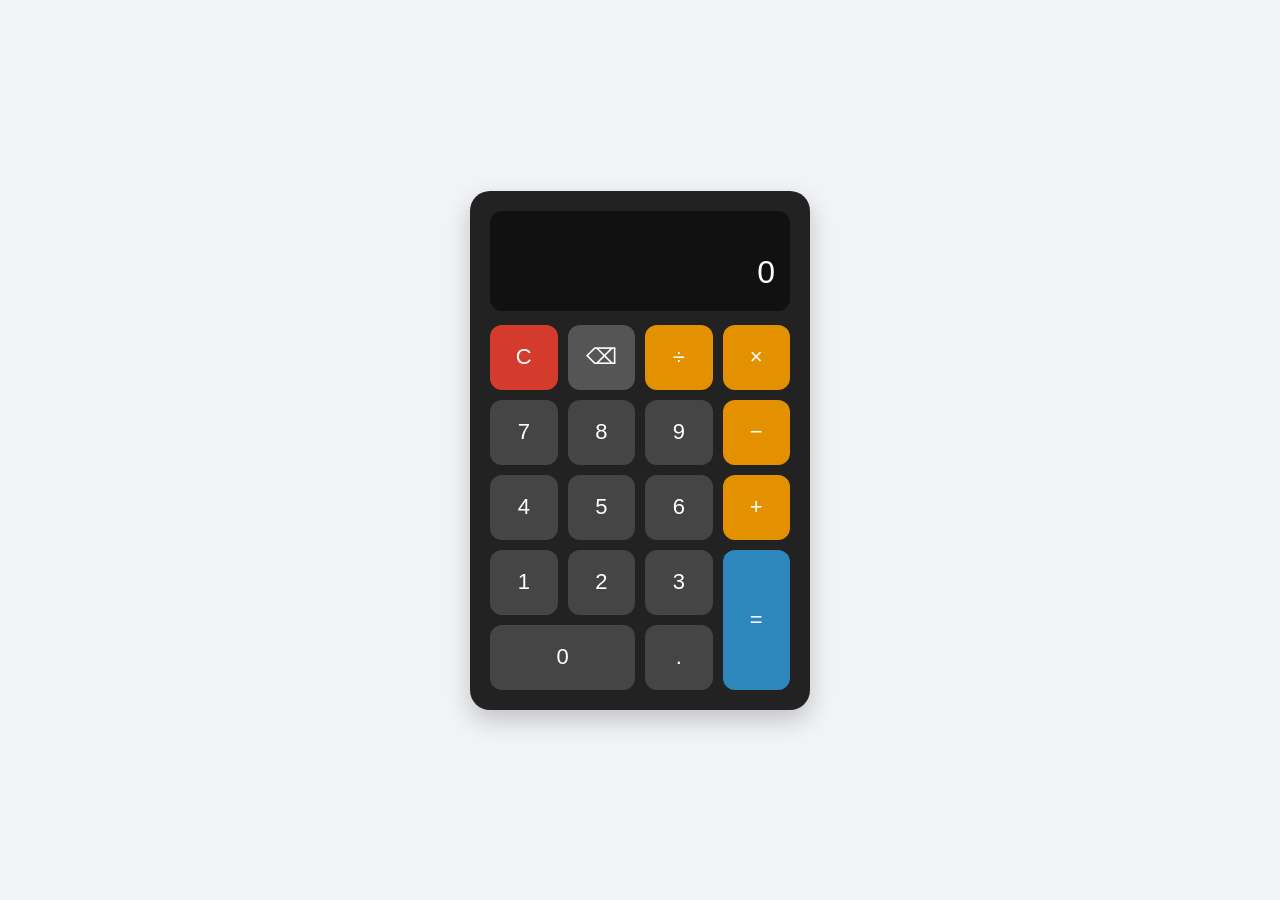
<file: WebDev-L2-Calculator/index.html>
<!DOCTYPE html>
<html lang="en">
<head>
    <meta charset="UTF-8">
    <meta name="viewport" content="width=device-width, initial-scale=1.0">

    <title>Calculator</title>

    <link rel="stylesheet" href="style.css">
</head>

<body>

    <div class="calculator">

        <div class="display">

            <div class="expression" id="expression"></div>

            <div class="result" id="result">0</div>

        </div>

        <div class="buttons">

            <button class="clear" data-value="C">C</button>

            <button class="backspace" data-value="backspace">⌫</button>

            <button class="operator" data-value="/">÷</button>

            <button class="operator" data-value="*">×</button>

            <button data-value="7">7</button>

            <button data-value="8">8</button>

            <button data-value="9">9</button>

            <button class="operator" data-value="-">−</button>

            <button data-value="4">4</button>

            <button data-value="5">5</button>

            <button data-value="6">6</button>

            <button class="operator" data-value="+">+</button>

            <button data-value="1">1</button>

            <button data-value="2">2</button>

            <button data-value="3">3</button>

            <button class="equals" data-value="=">=</button>

            <button class="zero" data-value="0">0</button>

            <button data-value=".">.</button>

        </div>

    </div>


    <script src="script.js"></script>

</body>
</html>
</file>
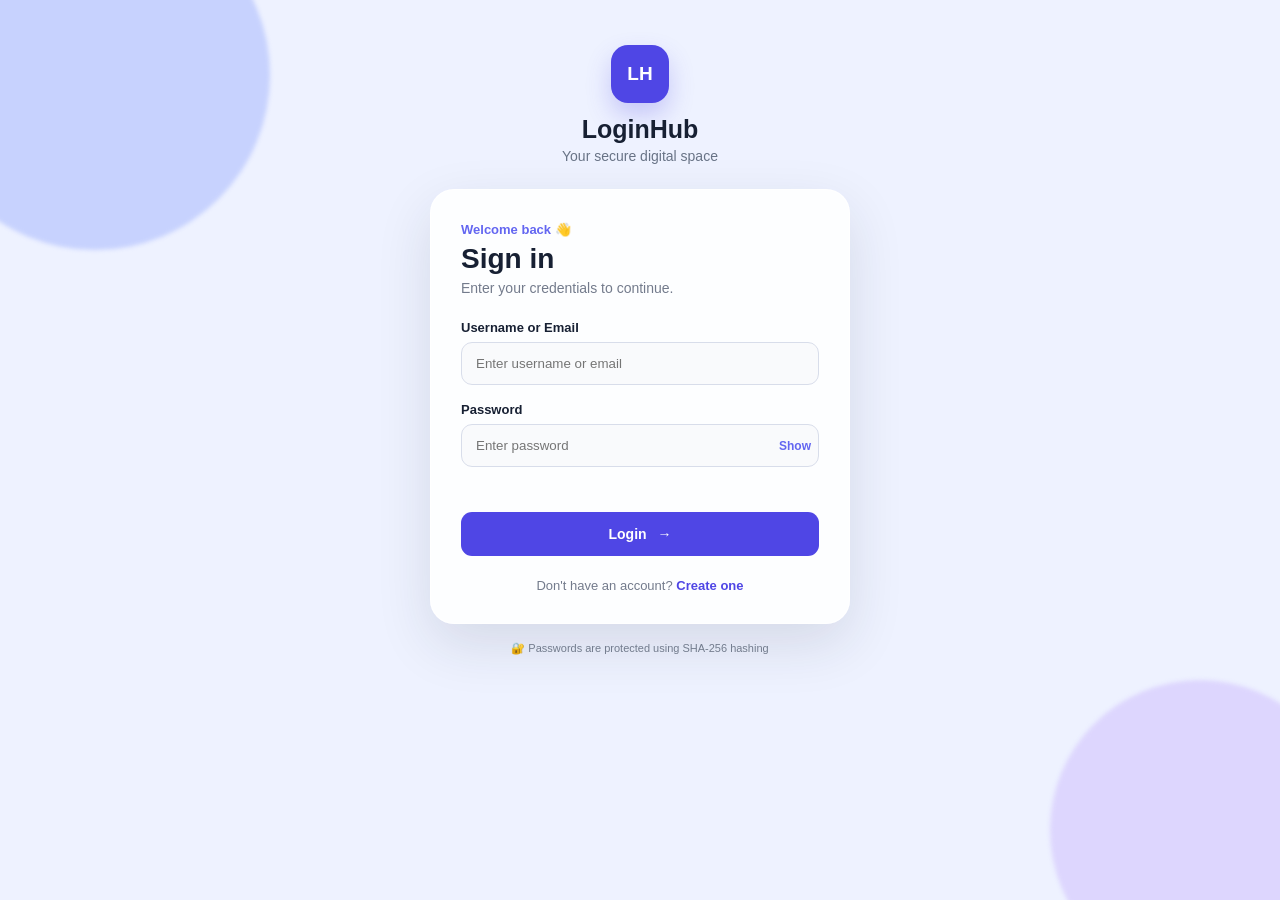
<file: WebDev-L2-LoginAuthenticationSystem/index.html>
<!DOCTYPE html>
<html lang="en">
<head>
    <meta charset="UTF-8">
    <meta name="viewport" content="width=device-width, initial-scale=1.0">
    <title>LoginHub | Login</title>
    <link rel="stylesheet" href="style.css">
</head>
<body>

    <div class="background-shape shape-one"></div>
    <div class="background-shape shape-two"></div>

    <main class="auth-container">
        <div class="brand">
            <div class="logo">LH</div>
            <h1>LoginHub</h1>
            <p>Your secure digital space</p>
        </div>

        <div class="auth-card">
            <div class="card-heading">
                <span>Welcome back 👋</span>
                <h2>Sign in</h2>
                <p>Enter your credentials to continue.</p>
            </div>

            <form id="loginForm">

                <div class="input-group">
                    <label for="loginUser">Username or Email</label>
                    <input
                        type="text"
                        id="loginUser"
                        placeholder="Enter username or email"
                        required
                    >
                </div>

                <div class="input-group">
                    <label for="loginPassword">Password</label>

                    <div class="password-box">
                        <input
                            type="password"
                            id="loginPassword"
                            placeholder="Enter password"
                            required
                        >
                        <button type="button" class="show-btn" id="loginToggle">
                            Show
                        </button>
                    </div>
                </div>

                <p id="loginMessage" class="message"></p>

                <button type="submit" class="primary-btn">
                    Login <span>→</span>
                </button>
            </form>

            <div class="switch-page">
                Don't have an account?
                <a href="register.html">Create one</a>
            </div>
        </div>

        <div class="security-note">
            🔐 Passwords are protected using SHA-256 hashing
        </div>
    </main>

    <script src="script.js"></script>
</body>
</html>
</file>
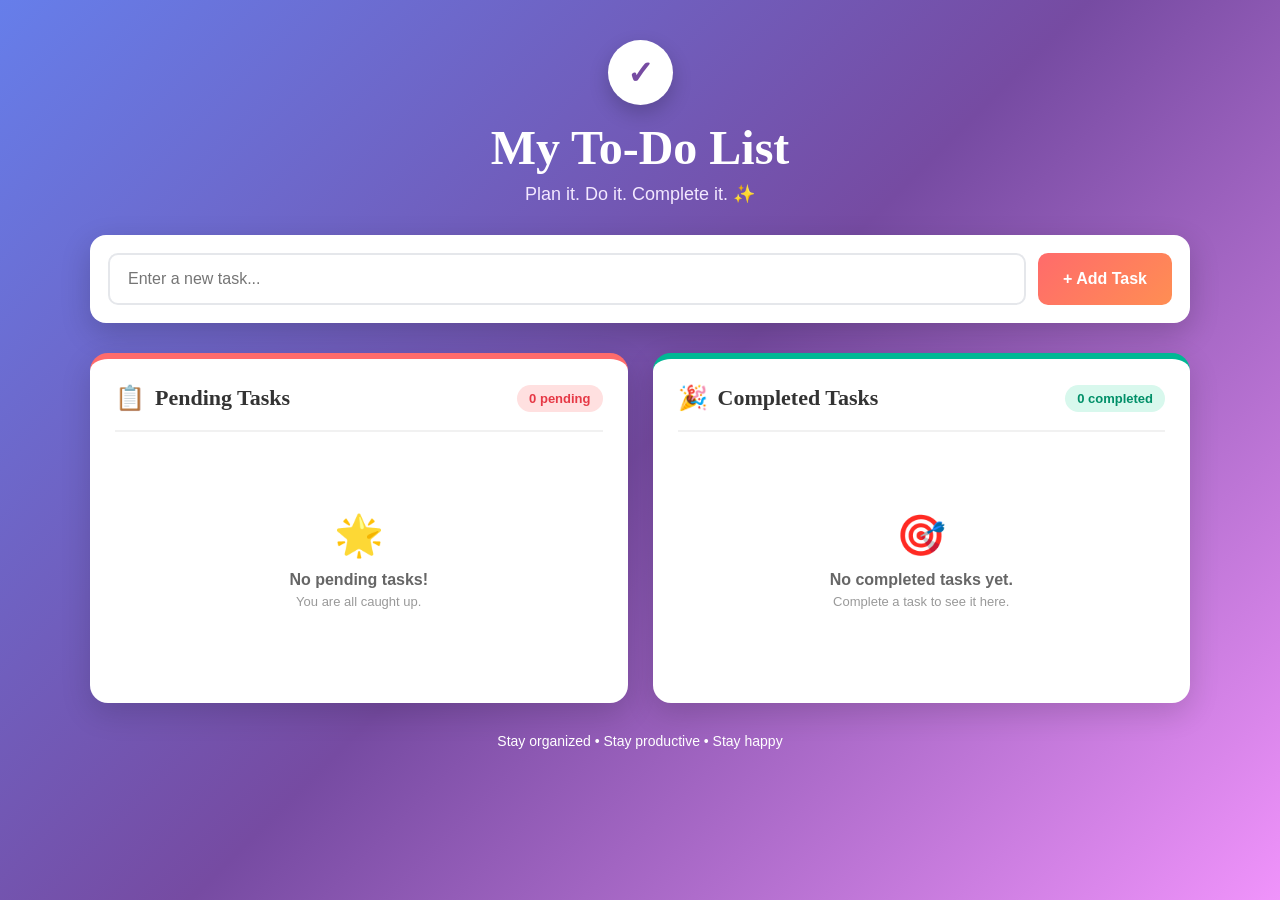
<file: WebDev-L2-ToDo/index.html>
<!DOCTYPE html>
<html lang="en">
<head>
    <meta charset="UTF-8">
    <meta name="viewport" content="width=device-width, initial-scale=1.0">

    <title>Colorful To-Do List</title>

    <link rel="stylesheet" href="style.css">
</head>

<body>

    <div class="app">
        <header class="header">
            <div class="icon">✓</div>

            <h1>My To-Do List</h1>

            <p>Plan it. Do it. Complete it. ✨</p>
        </header>

        <div class="add-box">

            <input
                type="text"
                id="taskInput"
                placeholder="Enter a new task..."
            >

            <button id="addTaskBtn">
                + Add Task
            </button>

        </div>

        <div class="task-container">

            <section class="task-section pending-section">

                <div class="section-title">
                    <div>
                        <span class="section-icon">📋</span>
                        <h2>Pending Tasks</h2>
                    </div>

                    <span id="pendingCount" class="count pending-count">
                        0 pending
                    </span>
                </div>

                <div id="pendingTasks" class="task-list"></div>

            </section>

            <section class="task-section completed-section">

                <div class="section-title">
                    <div>
                        <span class="section-icon">🎉</span>
                        <h2>Completed Tasks</h2>
                    </div>

                    <span id="completedCount" class="count completed-count">
                        0 completed
                    </span>
                </div>

                <div id="completedTasks" class="task-list"></div>

            </section>

        </div>

        <footer>
            <p>Stay organized • Stay productive • Stay happy </p>
        </footer>

    </div>


    <script src="script.js"></script>

</body>
</html>
</file>
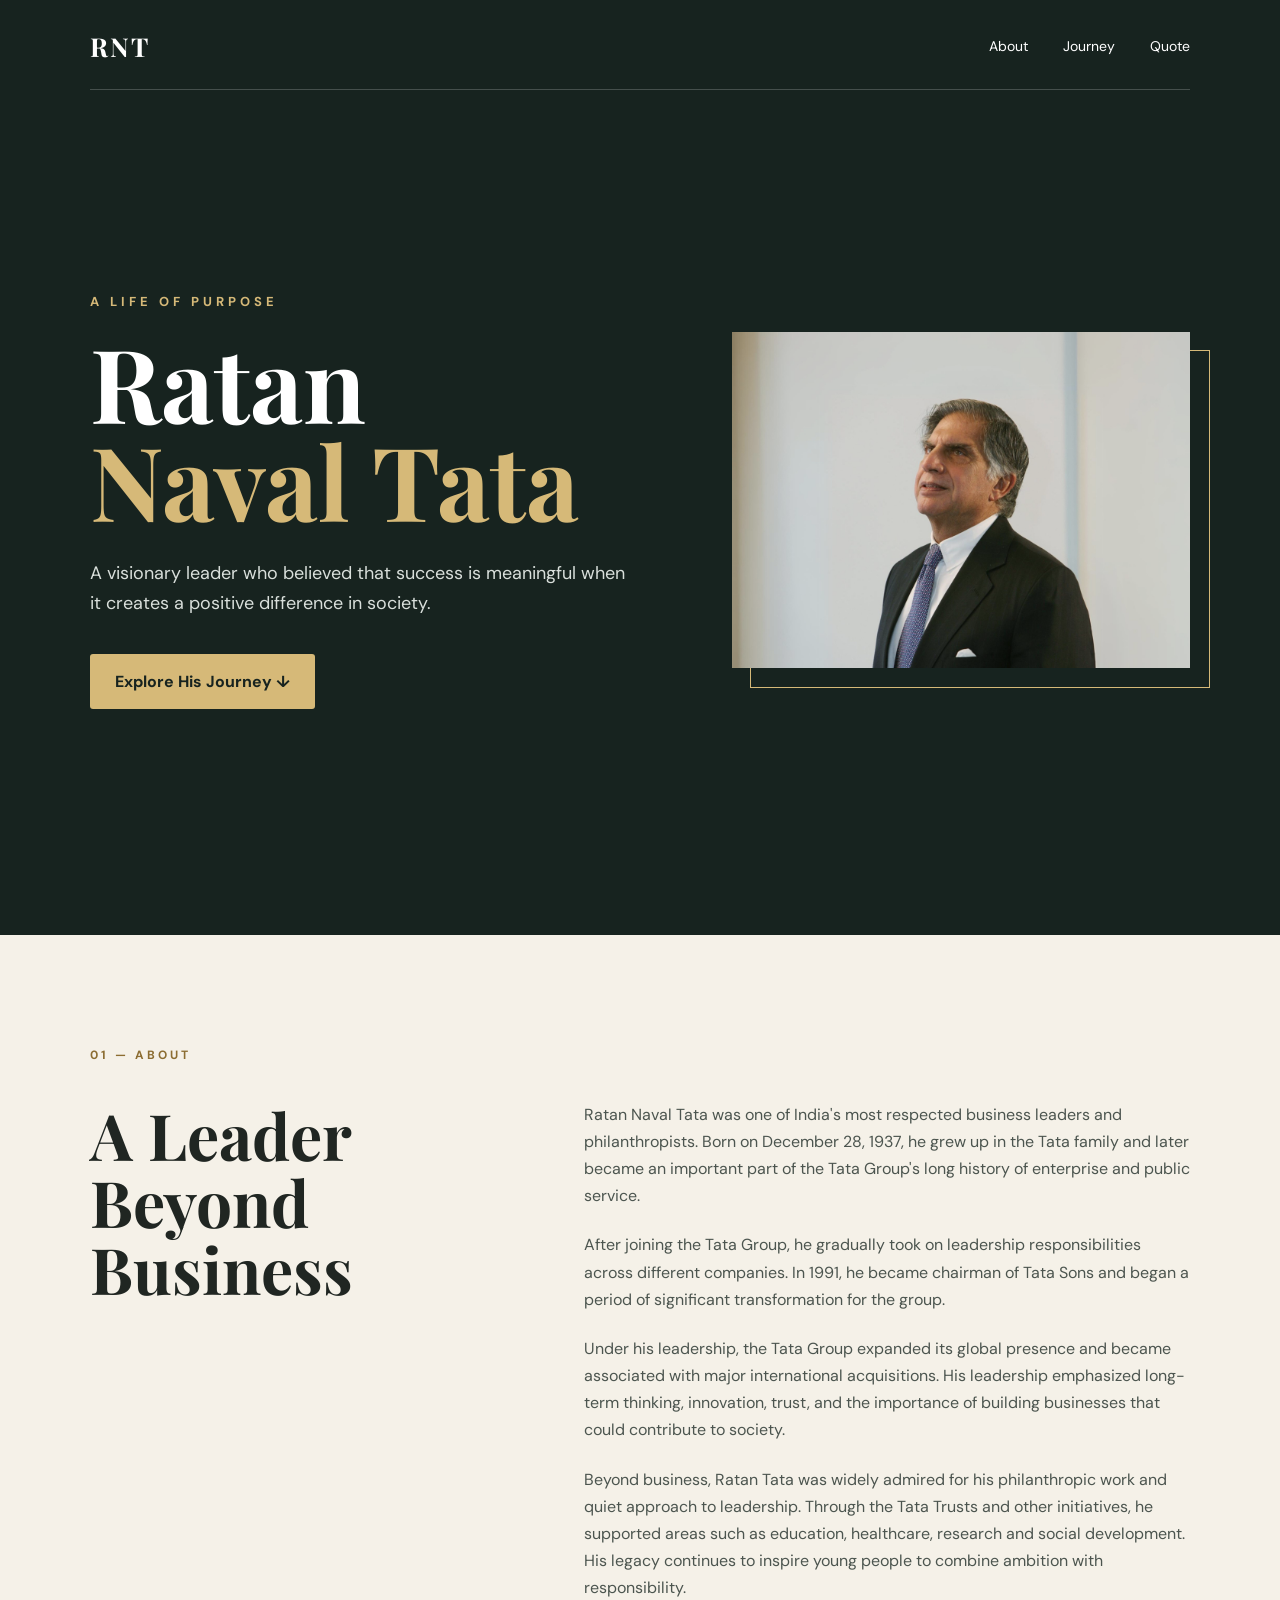
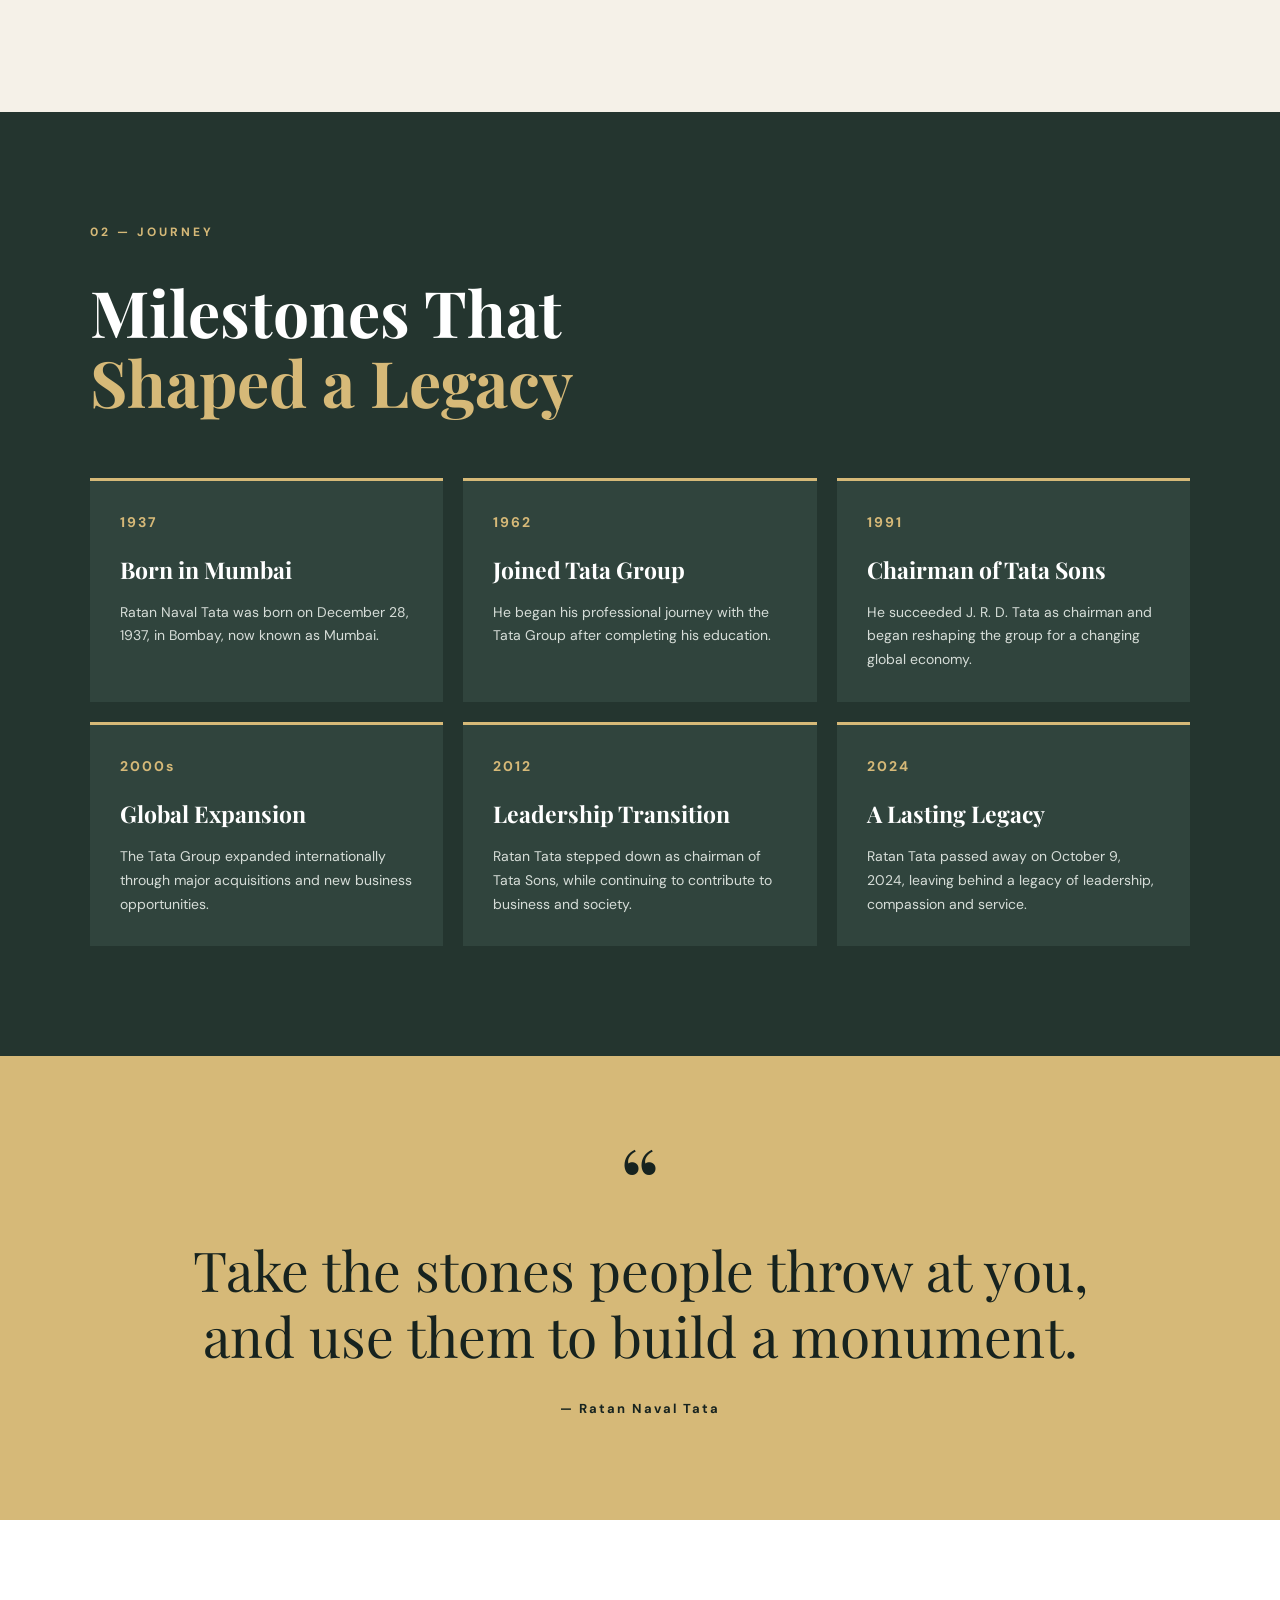
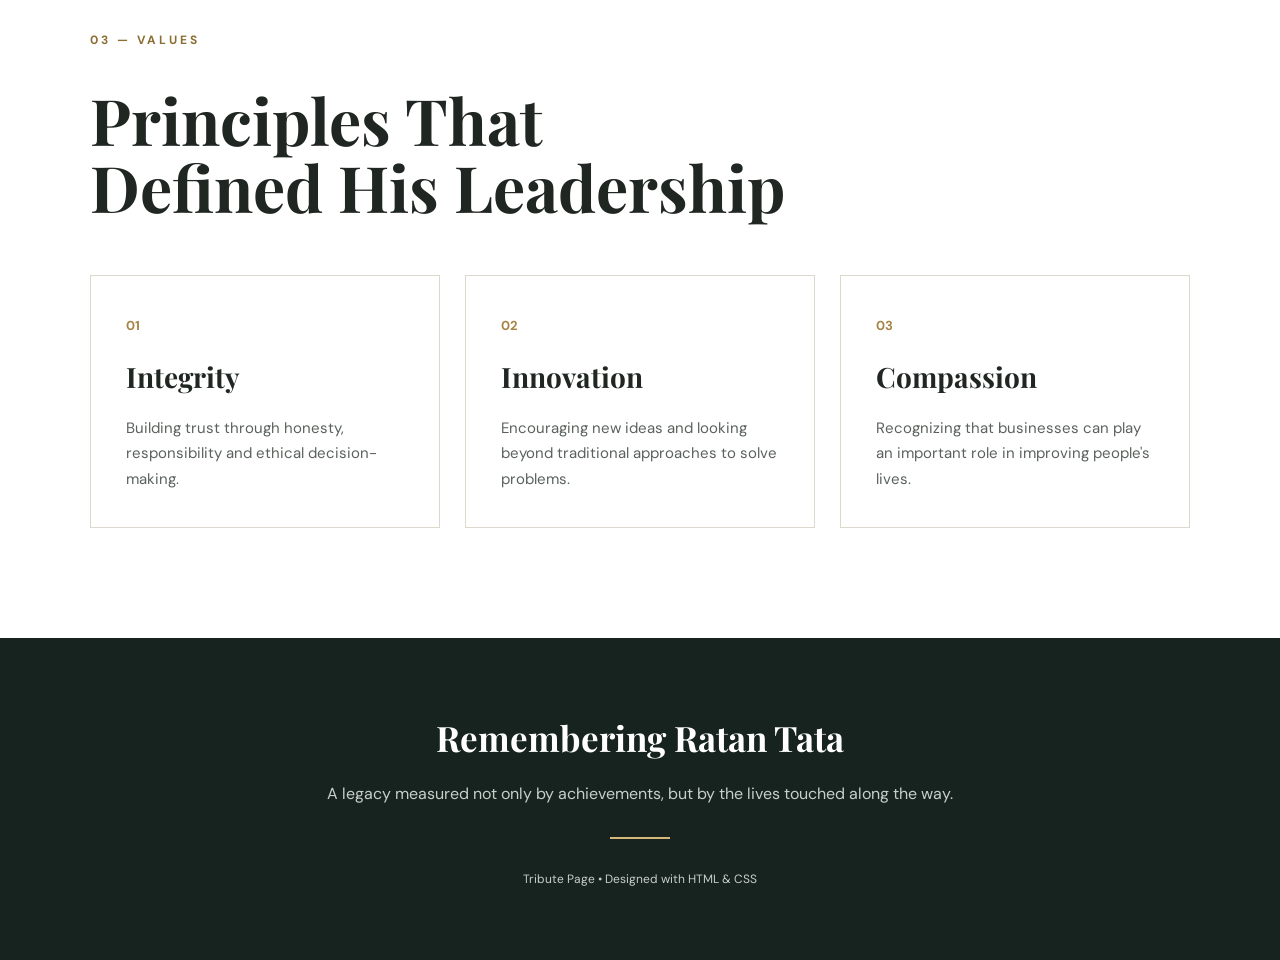
<file: WebDev-L2-TributePage/index.html>
<!DOCTYPE html>
<html lang="en">
<head>
    <meta charset="UTF-8">
    <meta name="viewport" content="width=device-width, initial-scale=1.0">

    <title>Ratan Naval Tata | A Tribute</title>
    <link rel="preconnect" href="https://fonts.googleapis.com">
    <link rel="preconnect" href="https://fonts.gstatic.com" crossorigin>
    <link href="https://fonts.googleapis.com/css2?family=DM+Sans:wght@400;500;600;700&family=Playfair+Display:wght@600;700&display=swap" rel="stylesheet">

    <link rel="stylesheet" href="style.css">
</head>

<body>

    <header class="hero">

        <nav>
            <div class="logo">RNT</div>

            <div class="nav-links">
                <a href="#about">About</a>
                <a href="#journey">Journey</a>
                <a href="#quote">Quote</a>
            </div>
        </nav>

        <div class="hero-content">

            <div class="hero-text">
                <p class="small-heading">A LIFE OF PURPOSE</p>

                <h1>Ratan<br><span>Naval Tata</span></h1>

                <p class="tagline">
                    A visionary leader who believed that success is meaningful
                    when it creates a positive difference in society.
                </p>

                <a href="#about" class="explore-btn">
                    Explore His Journey ↓
                </a>
            </div>

            <div class="hero-image">
                <img
                    src="ratan_tata.jpg"
                    alt="Ratan Naval Tata">
            </div>

        </div>
    </header>

    <section id="about" class="about">

        <div class="section-label">01 — ABOUT</div>

        <div class="about-content">

            <div class="about-title">
                <h2>A Leader<br>Beyond Business</h2>
            </div>

            <div class="biography">

                <p>
                    Ratan Naval Tata was one of India's most respected business
                    leaders and philanthropists. Born on December 28, 1937,
                    he grew up in the Tata family and later became an important
                    part of the Tata Group's long history of enterprise and
                    public service.
                </p>

                <p>
                    After joining the Tata Group, he gradually took on
                    leadership responsibilities across different companies.
                    In 1991, he became chairman of Tata Sons and began a period
                    of significant transformation for the group.
                </p>

                <p>
                    Under his leadership, the Tata Group expanded its global
                    presence and became associated with major international
                    acquisitions. His leadership emphasized long-term thinking,
                    innovation, trust, and the importance of building
                    businesses that could contribute to society.
                </p>

                <p>
                    Beyond business, Ratan Tata was widely admired for his
                    philanthropic work and quiet approach to leadership.
                    Through the Tata Trusts and other initiatives, he supported
                    areas such as education, healthcare, research and social
                    development. His legacy continues to inspire young people
                    to combine ambition with responsibility.
                </p>

            </div>

        </div>
    </section>

    <section id="journey" class="journey">

        <div class="section-label light-label">02 — JOURNEY</div>

        <h2>Milestones That<br><span>Shaped a Legacy</span></h2>

        <div class="timeline">

            <div class="timeline-card">
                <span class="year">1937</span>
                <h3>Born in Mumbai</h3>
                <p>
                    Ratan Naval Tata was born on December 28, 1937,
                    in Bombay, now known as Mumbai.
                </p>
            </div>

            <div class="timeline-card">
                <span class="year">1962</span>
                <h3>Joined Tata Group</h3>
                <p>
                    He began his professional journey with the Tata Group
                    after completing his education.
                </p>
            </div>

            <div class="timeline-card">
                <span class="year">1991</span>
                <h3>Chairman of Tata Sons</h3>
                <p>
                    He succeeded J. R. D. Tata as chairman and began
                    reshaping the group for a changing global economy.
                </p>
            </div>

            <div class="timeline-card">
                <span class="year">2000s</span>
                <h3>Global Expansion</h3>
                <p>
                    The Tata Group expanded internationally through major
                    acquisitions and new business opportunities.
                </p>
            </div>

            <div class="timeline-card">
                <span class="year">2012</span>
                <h3>Leadership Transition</h3>
                <p>
                    Ratan Tata stepped down as chairman of Tata Sons,
                    while continuing to contribute to business and society.
                </p>
            </div>

            <div class="timeline-card">
                <span class="year">2024</span>
                <h3>A Lasting Legacy</h3>
                <p>
                    Ratan Tata passed away on October 9, 2024, leaving
                    behind a legacy of leadership, compassion and service.
                </p>
            </div>

        </div>
    </section>

    <section id="quote" class="quote-section">

        <div class="quote-mark">“</div>

        <blockquote>
            Take the stones people throw at you,
            and use them to build a monument.
        </blockquote>

        <p class="quote-author">— Ratan Naval Tata</p>

    </section>

    <section class="values">

        <div class="section-label">03 — VALUES</div>

        <h2>Principles That<br>Defined His Leadership</h2>

        <div class="value-grid">

            <div class="value-box">
                <span>01</span>
                <h3>Integrity</h3>
                <p>
                    Building trust through honesty, responsibility and
                    ethical decision-making.
                </p>
            </div>

            <div class="value-box">
                <span>02</span>
                <h3>Innovation</h3>
                <p>
                    Encouraging new ideas and looking beyond traditional
                    approaches to solve problems.
                </p>
            </div>

            <div class="value-box">
                <span>03</span>
                <h3>Compassion</h3>
                <p>
                    Recognizing that businesses can play an important role
                    in improving people's lives.
                </p>
            </div>

        </div>

    </section>

    <footer>

        <h2>Remembering Ratan Tata</h2>

        <p>
            A legacy measured not only by achievements,
            but by the lives touched along the way.
        </p>

        <div class="footer-line"></div>

        <p class="copyright">
            Tribute Page • Designed with HTML & CSS
        </p>

    </footer>

</body>
</html>
</file>
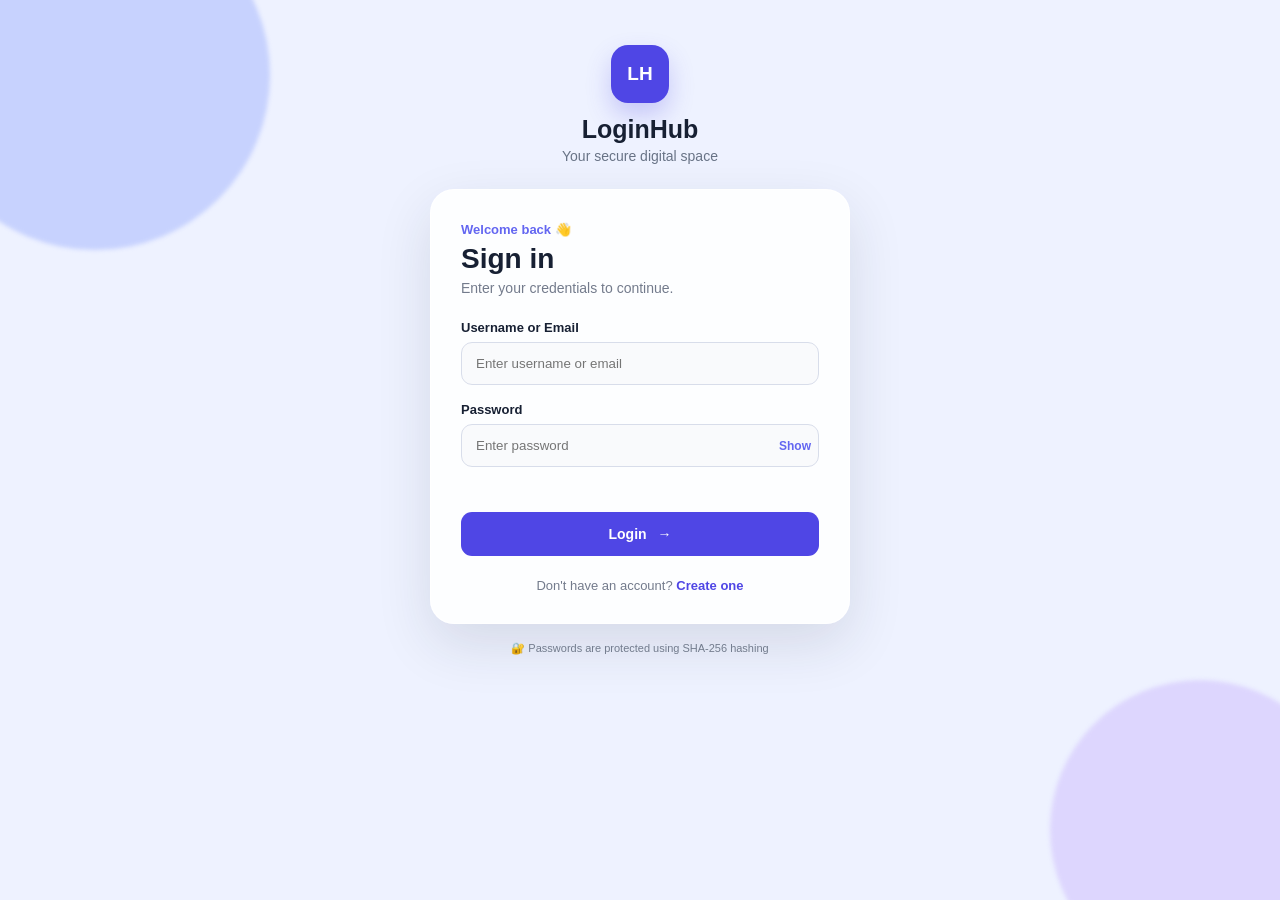
<file: WebDev-L2-LoginAuthenticationSystem/dashboard.html>
<!DOCTYPE html>
<html lang="en">
<head>
    <meta charset="UTF-8">
    <meta name="viewport" content="width=device-width, initial-scale=1.0">
    <title>LoginHub | Dashboard</title>
    <link rel="stylesheet" href="style.css">
</head>
<body class="dashboard-body">

    <header class="dashboard-nav">
        <div class="nav-brand">
            <div class="mini-logo">LH</div>
            <span>LoginHub</span>
        </div>

        <button id="logoutBtn" class="logout-btn">
            Logout
        </button>
    </header>

    <main class="dashboard">

        <section class="welcome-card">

            <div class="welcome-text">
                <span class="small-label">PRIVATE DASHBOARD</span>
                <h1>Welcome, <span id="displayUser">User</span> 👋</h1>
                <p>
                    You have successfully entered your protected space.
                </p>
            </div>

            <div class="shield">
                🛡️
            </div>

        </section>

        <section class="dashboard-grid">

            <div class="info-card">
                <div class="card-icon">✓</div>
                <h3>Authentication</h3>
                <p>Your login session is currently active.</p>
                <span class="status">ACTIVE</span>
            </div>

            <div class="info-card">
                <div class="card-icon">🔐</div>
                <h3>Security</h3>
                <p>Your stored password uses SHA-256 hashing.</p>
                <span class="status">PROTECTED</span>
            </div>

            <div class="info-card">
                <div class="card-icon">⚡</div>
                <h3>Access</h3>
                <p>This dashboard requires successful authentication.</p>
                <span class="status">VERIFIED</span>
            </div>

        </section>

        <section class="activity-card">
            <div>
                <span class="small-label">ACCOUNT</span>
                <h2>Security Center</h2>
            </div>

            <div class="account-row">
                <span>Username</span>
                <strong id="accountUsername">---</strong>
            </div>

            <div class="account-row">
                <span>Account Status</span>
                <strong class="green-text">Authenticated</strong>
            </div>

            <div class="account-row">
                <span>Session</span>
                <strong>Active</strong>
            </div>
        </section>

    </main>

    <script src="script.js"></script>
</body>
</html>
</file>
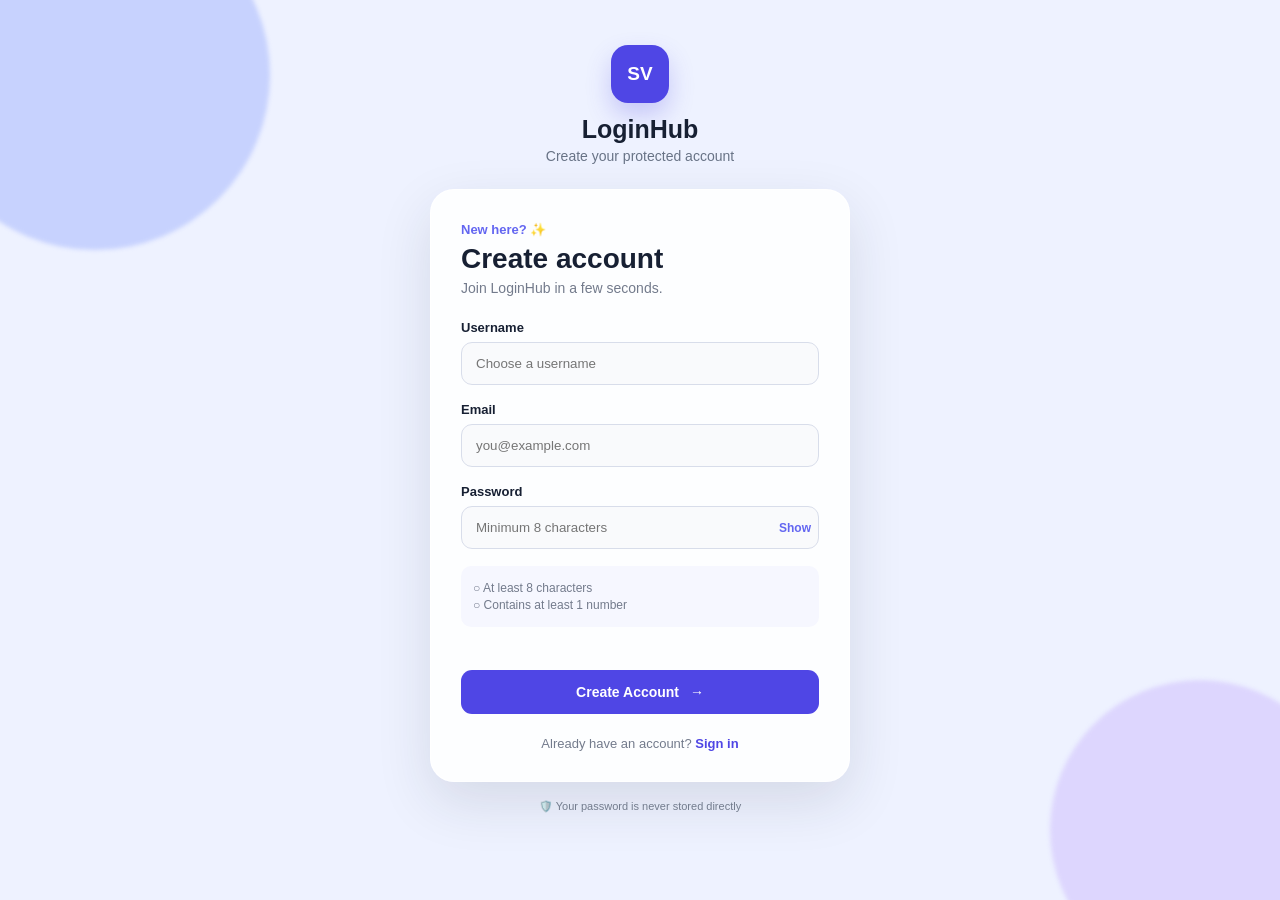
<file: WebDev-L2-LoginAuthenticationSystem/register.html>
<!DOCTYPE html>
<html lang="en">
<head>
    <meta charset="UTF-8">
    <meta name="viewport" content="width=device-width, initial-scale=1.0">
    <title>LoginHub | Register</title>
    <link rel="stylesheet" href="style.css">
</head>
<body>

    <div class="background-shape shape-one"></div>
    <div class="background-shape shape-two"></div>

    <main class="auth-container">

        <div class="brand">
            <div class="logo">SV</div>
            <h1>LoginHub</h1>
            <p>Create your protected account</p>
        </div>

        <div class="auth-card">

            <div class="card-heading">
                <span>New here? ✨</span>
                <h2>Create account</h2>
                <p>Join LoginHub in a few seconds.</p>
            </div>

            <form id="registerForm">

                <div class="input-group">
                    <label for="username">Username</label>
                    <input
                        type="text"
                        id="username"
                        placeholder="Choose a username"
                        required
                    >
                </div>

                <div class="input-group">
                    <label for="email">Email</label>
                    <input
                        type="email"
                        id="email"
                        placeholder="you@example.com"
                        required
                    >
                </div>

                <div class="input-group">
                    <label for="registerPassword">Password</label>

                    <div class="password-box">
                        <input
                            type="password"
                            id="registerPassword"
                            placeholder="Minimum 8 characters"
                            required
                        >
                        <button type="button" class="show-btn" id="registerToggle">
                            Show
                        </button>
                    </div>
                </div>

                <div class="password-rules">
                    <div id="lengthRule">○ At least 8 characters</div>
                    <div id="numberRule">○ Contains at least 1 number</div>
                </div>

                <p id="registerMessage" class="message"></p>

                <button type="submit" class="primary-btn">
                    Create Account <span>→</span>
                </button>

            </form>

            <div class="switch-page">
                Already have an account?
                <a href="index.html">Sign in</a>
            </div>

        </div>

        <div class="security-note">
            🛡️ Your password is never stored directly
        </div>

    </main>

    <script src="script.js"></script>
</body>
</html>
</file>
<file: WebDev-L2-Calculator/style.css>
* {
    box-sizing: border-box;
    margin: 0;
    padding: 0;
}


body {
    min-height: 100vh;

    display: flex;
    justify-content: center;
    align-items: center;

    background: #f1f3f6;

    font-family: Arial, sans-serif;
}


.calculator {
    width: 340px;

    padding: 20px;

    background: #222222;

    border-radius: 20px;

    box-shadow: 0 10px 25px rgba(0, 0, 0, 0.20);
}

.display {
    width: 100%;
    height: 100px;

    margin-bottom: 14px;

    padding: 10px 15px;

    background: #111111;

    border-radius: 12px;

    display: flex;
    flex-direction: column;

    justify-content: center;
    align-items: flex-end;

    overflow: hidden;
}


.expression {
    width: 100%;

    min-height: 28px;

    text-align: right;

    color: #aaaaaa;

    font-size: 20px;

    overflow-x: auto;

    white-space: nowrap;
}

.result {
    width: 100%;

    min-height: 42px;

    text-align: right;

    color: white;

    font-size: 32px;

    overflow-x: auto;

    white-space: nowrap;
}


.buttons {
    display: grid;

    grid-template-columns: repeat(4, 1fr);

    gap: 10px;
}


button {
    height: 65px;

    border: none;

    border-radius: 12px;

    background: #454545;

    color: white;

    font-size: 22px;

    cursor: pointer;

    transition: 0.15s;
}


button:hover {
    background: #555555;
}


button:active {
    transform: scale(0.95);
}


.clear {
    background: #d43b2c;
}


.clear:hover {
    background: #e34a3a;
}


.backspace {
    background: #555555;
}


.operator {
    background: #e39100;
}


.operator:hover {
    background: #f0a010;
}


.equals {
    background: #2d87bd;

    height: 140px;

    grid-row: span 2;
}


.equals:hover {
    background: #3898d1;
}


.zero {
    grid-column: span 2;
}
</file>
<file: WebDev-L2-LoginAuthenticationSystem/style.css>
* { 
    margin: 0; 
    padding: 0; 
    box-sizing: border-box; 
} 
 
body { 
    font-family: Arial, sans-serif; 
    min-height: 100vh; 
    color: #172033; 
    background: #eef2ff; 
} 
 
button, 
input { 
    font-family: inherit; 
} 
 
.background-shape { 
    position: fixed; 
    border-radius: 50%; 
    filter: blur(2px); 
    z-index: -1; 
} 
 
.shape-one { 
    width: 350px; 
    height: 350px; 
    background: #c7d2fe; 
    top: -100px; 
    left: -80px; 
} 
 
.shape-two { 
    width: 300px; 
    height: 300px; 
    background: #ddd6fe; 
    right: -70px; 
    bottom: -80px; 
} 
 
 
.auth-container { 
    width: 100%; 
    max-width: 460px; 
    margin: auto; 
    padding: 45px 20px; 
} 
 
.brand { 
    text-align: center; 
    margin-bottom: 25px; 
} 
 
.logo { 
    width: 58px; 
    height: 58px; 
    margin: auto; 
    display: flex; 
    align-items: center; 
    justify-content: center; 
    border-radius: 17px; 
    background: #4f46e5; 
    color: white; 
    font-weight: 800; 
    font-size: 19px; 
    box-shadow: 0 12px 25px rgba(79, 70, 229, 0.25); 
} 
 
.brand h1 { 
    margin-top: 12px; 
    font-size: 25px; 
} 
 
.brand p { 
    color: #687386; 
    margin-top: 4px; 
    font-size: 14px; 
} 
 
.auth-card { 
    background: rgba(255, 255, 255, 0.88); 
    padding: 30px; 
    border-radius: 24px; 
    box-shadow: 0 20px 55px rgba(31, 41, 55, 0.12); 
    border: 1px solid rgba(255, 255, 255, 0.8); 
} 
 
.card-heading span { 
    color: #6366f1; 
    font-size: 13px; 
    font-weight: 700; 
} 
 
.card-heading h2 { 
    font-size: 28px; 
    margin: 5px 0; 
} 
 
.card-heading p { 
    color: #737b8c; 
    font-size: 14px; 
    margin-bottom: 24px; 
} 
 
.input-group { 
    margin-bottom: 17px; 
} 
 
.input-group label { 
    display: block; 
    font-size: 13px; 
    font-weight: 700; 
    margin-bottom: 7px; 
} 
 
.input-group input { 
    width: 100%; 
    padding: 13px 14px; 
    border: 1px solid #d8ddea; 
    border-radius: 11px; 
    outline: none; 
    background: #f9fafc; 
    transition: 0.2s; 
} 
 
.input-group input:focus { 
    border-color: #6366f1; 
    box-shadow: 0 0 0 3px rgba(99, 102, 241, 0.1); 
} 
 
.password-box { 
    position: relative; 
} 
 
.password-box input { 
    padding-right: 60px; 
} 
 
.show-btn { 
    position: absolute; 
    right: 8px; 
    top: 50%; 
    transform: translateY(-50%); 
    border: none; 
    background: transparent; 
    color: #6366f1; 
    font-size: 12px; 
    font-weight: 700; 
    cursor: pointer; 
} 
 
.password-rules { 
    background: #f6f7ff; 
    padding: 12px; 
    border-radius: 10px; 
    margin-bottom: 15px; 
    font-size: 12px; 
    color: #737b8c; 
} 
 
.password-rules div { 
    margin: 3px 0; 
} 
 
.primary-btn { 
    width: 100%; 
    border: none; 
    padding: 14px; 
    border-radius: 11px; 
    background: #4f46e5; 
    color: white; 
    font-size: 14px; 
    font-weight: 700; 
    cursor: pointer; 
    transition: 0.2s; 
} 
 
.primary-btn:hover { 
    transform: translateY(-2px); 
    box-shadow: 0 10px 22px rgba(79, 70, 229, 0.25); 
} 
 
.primary-btn span { 
    margin-left: 7px; 
} 
 
.message { 
    min-height: 20px; 
    font-size: 13px; 
    margin-bottom: 8px; 
    font-weight: 600; 
} 
 
.switch-page { 
    text-align: center; 
    font-size: 13px; 
    color: #737b8c; 
    margin-top: 22px; 
} 
 
.switch-page a { 
    color: #4f46e5; 
    text-decoration: none; 
    font-weight: 700; 
} 
 
.security-note { 
    text-align: center; 
    margin-top: 18px; 
    color: #727b8d; 
    font-size: 11px; 
} 
 
 
.dashboard-body { 
    background: #f5f7ff; 
} 
 
.dashboard-nav { 
    height: 70px; 
    background: white; 
    padding: 0 7%; 
    display: flex; 
    align-items: center; 
    justify-content: space-between; 
    border-bottom: 1px solid #e7e9f0; 
} 
 
.nav-brand { 
    display: flex; 
    align-items: center; 
    gap: 10px; 
    font-weight: 800; 
} 
 
.mini-logo { 
    width: 36px; 
    height: 36px; 
    border-radius: 10px; 
    background: #4f46e5; 
    color: white; 
    display: flex; 
    justify-content: center; 
    align-items: center; 
    font-size: 12px; 
} 
 
.logout-btn { 
    border: 1px solid #e1e4ec; 
    background: white; 
    padding: 9px 17px; 
    border-radius: 9px; 
    font-weight: 700; 
    cursor: pointer; 
} 
 
.logout-btn:hover { 
    background: #f5f6fa; 
} 
 
.dashboard { 
    max-width: 1100px; 
    margin: auto; 
    padding: 45px 25px; 
} 
 
.welcome-card { 
    background: #4f46e5; 
    color: white; 
    padding: 38px; 
    border-radius: 25px; 
    display: flex; 
    align-items: center; 
    justify-content: space-between; 
    overflow: hidden; 
    box-shadow: 0 18px 35px rgba(79, 70, 229, 0.2); 
} 
 
.small-label { 
    font-size: 11px; 
    font-weight: 800; 
    letter-spacing: 1.5px; 
    opacity: 0.75; 
} 
 
.welcome-card h1 { 
    font-size: 32px; 
    margin: 8px 0; 
} 
 
.welcome-card p { 
    opacity: 0.85; 
} 
 
.shield { 
    font-size: 70px; 
    background: rgba(255, 255, 255, 0.12); 
    width: 130px; 
    height: 130px; 
    display: flex; 
    align-items: center; 
    justify-content: center; 
    border-radius: 35px; 
} 
 
.dashboard-grid { 
    display: grid; 
    grid-template-columns: repeat(3, 1fr); 
    gap: 18px; 
    margin-top: 20px; 
} 
 
.info-card, 
.activity-card { 
    background: white; 
    border-radius: 20px; 
    padding: 25px; 
    border: 1px solid #e8eaf1; 
} 
 
.card-icon { 
    width: 43px; 
    height: 43px; 
    border-radius: 12px; 
    background: #eef2ff; 
    display: flex; 
    align-items: center; 
    justify-content: center; 
    margin-bottom: 17px; 
} 
 
.info-card h3 { 
    margin-bottom: 7px; 
} 
 
.info-card p { 
    color: #737b8c; 
    font-size: 13px; 
    line-height: 1.6; 
} 
 
.status { 
    display: inline-block; 
    margin-top: 16px; 
    padding: 5px 9px; 
    background: #ecfdf5; 
    color: #059669; 
    border-radius: 20px; 
    font-size: 10px; 
    font-weight: 800; 
} 
 
.activity-card { 
    margin-top: 20px; 
} 
 
.activity-card h2 { 
    margin-top: 4px; 
    margin-bottom: 20px; 
} 
 
.account-row { 
    display: flex; 
    justify-content: space-between; 
    padding: 14px 0; 
    border-top: 1px solid #edf0f5; 
    font-size: 13px; 
} 
 
.account-row span { 
    color: #737b8c; 
} 
 
.green-text { 
    color: #059669; 
} 
 

 
@media (max-width: 750px) { 
    .dashboard-grid { 
        grid-template-columns: 1fr; 
    } 
 
    .welcome-card { 
        padding: 28px; 
    } 
 
    .shield { 
        width: 80px; 
        height: 80px; 
        font-size: 40px; 
    } 
 
    .welcome-card h1 { 
        font-size: 25px; 
    } 
} 
 
@media (max-width: 500px) { 
    .auth-card { 
        padding: 22px; 
    } 
 
    .dashboard { 
        padding: 25px 15px; 
    } 
 
    .welcome-card { 
        flex-direction: column; 
        align-items: flex-start; 
        gap: 20px; 
    } 
 
    .account-row { 
        gap: 15px; 
    } 
}
</file>
<file: WebDev-L2-ToDo/style.css>
* {
    margin: 0;
    padding: 0;
    box-sizing: border-box;
}


body {
    font-family: Arial, sans-serif;

    min-height: 100vh;

    background: linear-gradient(
        135deg,
        #667eea,
        #764ba2,
        #f093fb
    );

    padding: 40px 20px;
}


.app {
    width: 100%;
    max-width: 1100px;

    margin: auto;
}

.header {
    text-align: center;
    color: white;

    margin-bottom: 30px;
}

.icon {
    width: 65px;
    height: 65px;

    margin: auto;
    margin-bottom: 15px;

    display: flex;
    justify-content: center;
    align-items: center;

    background-color: #ffffff;
    color: #764ba2;

    border-radius: 50%;

    font-size: 32px;
    font-weight: bold;

    box-shadow: 0 8px 20px rgba(0, 0, 0, 0.2);
}

.header h1 {
    font-family: Georgia, serif;

    font-size: 48px;

    margin-bottom: 8px;
}

.header p {
    font-size: 18px;

    color: #f3e8ff;
}

.add-box {
    background-color: white;

    padding: 18px;

    border-radius: 16px;

    display: flex;
    gap: 12px;

    margin-bottom: 30px;

    box-shadow: 0 10px 30px rgba(0, 0, 0, 0.18);
}

.add-box input {
    flex: 1;

    padding: 15px 18px;

    border: 2px solid #e5e7eb;

    border-radius: 10px;

    font-size: 16px;

    outline: none;
}

.add-box input:focus {
    border-color: #764ba2;
}

.add-box button {
    border: none;

    padding: 15px 25px;

    border-radius: 10px;

    background: linear-gradient(
        135deg,
        #ff6b6b,
        #ff8e53
    );

    color: white;

    font-size: 16px;
    font-weight: bold;

    cursor: pointer;

    transition: 0.3s;
}

.add-box button:hover {
    transform: translateY(-2px);

    box-shadow: 0 6px 15px rgba(255, 107, 107, 0.4);
}


.task-container {
    display: grid;

    grid-template-columns: 1fr 1fr;

    gap: 25px;
}


.task-section {
    background-color: white;

    padding: 25px;

    border-radius: 18px;

    min-height: 350px;

    box-shadow: 0 10px 30px rgba(0, 0, 0, 0.15);
}

.pending-section {
    border-top: 6px solid #ff6b6b;
}

.completed-section {
    border-top: 6px solid #00b894;
}



.section-title {
    display: flex;

    justify-content: space-between;

    align-items: center;

    padding-bottom: 18px;

    border-bottom: 2px solid #f1f1f1;

    margin-bottom: 20px;
}

.section-title > div {
    display: flex;

    align-items: center;

    gap: 10px;
}

.section-icon {
    font-size: 24px;
}

.section-title h2 {
    font-family: Georgia, serif;

    color: #333;

    font-size: 22px;
}


.count {
    padding: 6px 12px;

    border-radius: 20px;

    font-size: 13px;

    font-weight: bold;
}

.pending-count {
    background-color: #ffe0e0;
    color: #e63946;
}

.completed-count {
    background-color: #d8f8ed;
    color: #008f68;
}


.task-item {
    padding: 17px;

    margin-bottom: 13px;

    border-radius: 12px;

    background-color: #fafafa;

    border-left: 5px solid #667eea;

    box-shadow: 0 4px 12px rgba(0, 0, 0, 0.07);

    transition: 0.3s;
}

.task-item:hover {
    transform: translateX(4px);

    box-shadow: 0 7px 18px rgba(0, 0, 0, 0.12);
}

.completed-task {
    border-left-color: #00b894;

    background-color: #f0fff9;
}


.task-text {
    font-size: 16px;

    font-weight: bold;

    color: #333;

    word-break: break-word;
}

.completed-task .task-text {
    text-decoration: line-through;

    color: #888;
}


.task-top {
    display: flex;

    justify-content: space-between;

    align-items: center;

    gap: 15px;
}

.task-info {
    flex: 1;
}


.timestamp {
    color: #999;

    font-size: 11px;

    margin-top: 6px;
}


.task-buttons {
    display: flex;

    gap: 6px;

    flex-wrap: wrap;
}

.task-buttons button {
    border: none;

    padding: 7px 10px;

    border-radius: 7px;

    font-size: 12px;

    font-weight: bold;

    cursor: pointer;

    transition: 0.2s;
}


.complete-btn {
    background-color: #d8f8ed;

    color: #008f68;
}

.complete-btn:hover {
    background-color: #00b894;

    color: white;
}


.edit-btn {
    background-color: #fff0c7;

    color: #a66a00;
}

.edit-btn:hover {
    background-color: #ffb703;

    color: white;
}


.delete-btn {
    background-color: #ffe0e0;

    color: #d62828;
}

.delete-btn:hover {
    background-color: #e63946;

    color: white;
}


.empty-message {
    text-align: center;

    padding: 60px 10px;

    color: #999;
}

.empty-icon {
    font-size: 40px;

    margin-bottom: 12px;
}

.empty-message p:first-of-type {
    font-size: 16px;

    font-weight: bold;

    color: #666;

    margin-bottom: 5px;
}

.empty-message p:last-of-type {
    font-size: 13px;
}


footer {
    text-align: center;

    color: white;

    margin-top: 30px;

    font-size: 14px;
}


@media (max-width: 800px) {

    body {
        padding: 25px 15px;
    }

    .header h1 {
        font-size: 38px;
    }

    .task-container {
        grid-template-columns: 1fr;
    }
}


@media (max-width: 550px) {

    .header h1 {
        font-size: 32px;
    }

    .header p {
        font-size: 15px;
    }

    .add-box {
        flex-direction: column;
    }

    .add-box button {
        width: 100%;
    }

    .section-title {
        flex-direction: column;

        align-items: flex-start;

        gap: 10px;
    }

    .task-top {
        flex-direction: column;

        align-items: flex-start;
    }

    .task-buttons {
        width: 100%;
    }

    .task-buttons button {
        flex: 1;
    }
}
</file>
<file: WebDev-L2-TributePage/style.css>
* {
    margin: 0;
    padding: 0;
    box-sizing: border-box;
}

html {
    scroll-behavior: smooth;
}

body {
    font-family: "DM Sans", sans-serif;
    color: #202622;
    background: #f5f1e8;
    line-height: 1.7;
}

.hero {
    min-height: 100vh;
    background: #17231f;
    color: #ffffff;
    padding: 25px 7%;
}

nav {
    display: flex;
    justify-content: space-between;
    align-items: center;
    border-bottom: 1px solid rgba(255,255,255,0.2);
    padding-bottom: 20px;
}

.logo {
    font-family: "Playfair Display", serif;
    font-size: 26px;
    font-weight: 700;
    letter-spacing: 2px;
}

.nav-links {
    display: flex;
    gap: 35px;
}

.nav-links a {
    color: white;
    text-decoration: none;
    font-size: 14px;
    transition: 0.3s;
}

.nav-links a:hover {
    color: #d6b978;
}

.hero-content {
    max-width: 1200px;
    margin: auto;
    min-height: calc(100vh - 80px);

    display: grid;
    grid-template-columns: 1fr 0.8fr;
    align-items: center;
    gap: 70px;
}

.small-heading {
    color: #d6b978;
    font-size: 13px;
    font-weight: 700;
    letter-spacing: 4px;
    margin-bottom: 20px;
}

.hero h1 {
    font-family: "Playfair Display", serif;
    font-size: clamp(55px, 8vw, 105px);
    line-height: 0.95;
    margin-bottom: 30px;
}

.hero h1 span {
    color: #d6b978;
}

.tagline {
    max-width: 540px;
    color: #d9dfdb;
    font-size: 18px;
    margin-bottom: 35px;
}

.explore-btn {
    display: inline-block;
    padding: 14px 25px;
    background: #d6b978;
    color: #17231f;
    text-decoration: none;
    font-weight: 700;
    border-radius: 3px;
    transition: 0.3s;
}

.explore-btn:hover {
    background: white;
    transform: translateY(-3px);
}

.hero-image {
    position: relative;
}

.hero-image::before {
    content: "";
    position: absolute;
    width: 100%;
    height: 100%;
    border: 1px solid #d6b978;
    top: 18px;
    left: 18px;
    z-index: 0;
}

.hero-image img {
    position: relative;
    z-index: 1;
    display: block;
    width: 100%;
    max-height: 580px;
    object-fit: cover;
    filter: grayscale(15%);
}

.section-label {
    color: #8c6d32;
    font-size: 12px;
    font-weight: 700;
    letter-spacing: 3px;
    margin-bottom: 35px;
}

.light-label {
    color: #d6b978;
}

.about {
    background: #f5f1e8;
    padding: 110px 7%;
}

.about-content {
    max-width: 1200px;
    margin: auto;

    display: grid;
    grid-template-columns: 0.8fr 1.2fr;
    gap: 90px;
}

.about h2,
.values h2 {
    font-family: "Playfair Display", serif;
    font-size: clamp(40px, 5vw, 65px);
    line-height: 1.05;
}

.biography {
    display: flex;
    flex-direction: column;
    gap: 22px;
}

.biography p {
    font-size: 16px;
    color: #4c554f;
}

.journey {
    background: #24352f;
    color: white;
    padding: 110px 7%;
}

.journey > h2 {
    max-width: 1200px;
    margin: 0 auto 60px;

    font-family: "Playfair Display", serif;
    font-size: clamp(40px, 5vw, 65px);
    line-height: 1.1;
}

.journey > h2 span {
    color: #d6b978;
}

.timeline {
    max-width: 1200px;
    margin: auto;

    display: grid;
    grid-template-columns: repeat(3, 1fr);
    gap: 20px;
}

.timeline-card {
    background: #30443d;
    padding: 30px;
    border-top: 3px solid #d6b978;
    transition: 0.3s;
}

.timeline-card:hover {
    transform: translateY(-8px);
}

.year {
    display: block;
    color: #d6b978;
    font-size: 14px;
    font-weight: 700;
    letter-spacing: 2px;
    margin-bottom: 15px;
}

.timeline-card h3 {
    font-family: "Playfair Display", serif;
    font-size: 23px;
    margin-bottom: 12px;
}

.timeline-card p {
    color: #d6ddd8;
    font-size: 14px;
}

.quote-section {
    background: #d6b978;
    color: #17231f;
    padding: 100px 10%;
    text-align: center;
}

.quote-mark {
    font-family: "Playfair Display", serif;
    font-size: 100px;
    line-height: 0.5;
}

blockquote {
    max-width: 900px;
    margin: 30px auto;

    font-family: "Playfair Display", serif;
    font-size: clamp(30px, 5vw, 55px);
    line-height: 1.2;
}

.quote-author {
    font-weight: 700;
    letter-spacing: 2px;
    font-size: 13px;
}

.values {
    background: #ffffff;
    padding: 110px 7%;
}

.values > h2 {
    max-width: 1200px;
    margin: auto auto 55px;
}

.value-grid {
    max-width: 1200px;
    margin: auto;

    display: grid;
    grid-template-columns: repeat(3, 1fr);
    gap: 25px;
}

.value-box {
    padding: 35px;
    border: 1px solid #ddd8cc;
    transition: 0.3s;
}

.value-box:hover {
    border-color: #d6b978;
    transform: translateY(-5px);
}

.value-box span {
    color: #a48545;
    font-size: 13px;
    font-weight: 700;
}

.value-box h3 {
    font-family: "Playfair Display", serif;
    font-size: 28px;
    margin: 15px 0;
}

.value-box p {
    color: #5a625d;
    font-size: 15px;
}

footer {
    background: #17231f;
    color: white;
    text-align: center;
    padding: 70px 20px;
}

footer h2 {
    font-family: "Playfair Display", serif;
    font-size: 35px;
    margin-bottom: 12px;
}

footer p {
    color: #c8cfcb;
}

.footer-line {
    width: 60px;
    height: 2px;
    background: #d6b978;
    margin: 30px auto;
}

.copyright {
    font-size: 12px;
}

@media (max-width: 900px) {

    .hero-content {
        grid-template-columns: 1fr;
        padding: 70px 0;
    }

    .hero {
        min-height: auto;
    }

    .hero-image {
        max-width: 600px;
    }

    .about-content {
        grid-template-columns: 1fr;
        gap: 40px;
    }

    .timeline {
        grid-template-columns: repeat(2, 1fr);
    }

    .value-grid {
        grid-template-columns: 1fr;
    }
}


@media (max-width: 600px) {

    .hero,
    .about,
    .journey,
    .values {
        padding-left: 5%;
        padding-right: 5%;
    }

    nav {
        padding-bottom: 15px;
    }

    .nav-links {
        gap: 15px;
    }

    .nav-links a {
        font-size: 12px;
    }

    .hero-content {
        gap: 45px;
    }

    .hero h1 {
        font-size: 58px;
    }

    .tagline {
        font-size: 16px;
    }

    .timeline {
        grid-template-columns: 1fr;
    }

    .quote-section {
        padding: 80px 7%;
    }

    blockquote {
        font-size: 32px;
    }

    .hero-image::before {
        top: 10px;
        left: 10px;
    }
}
</file>
